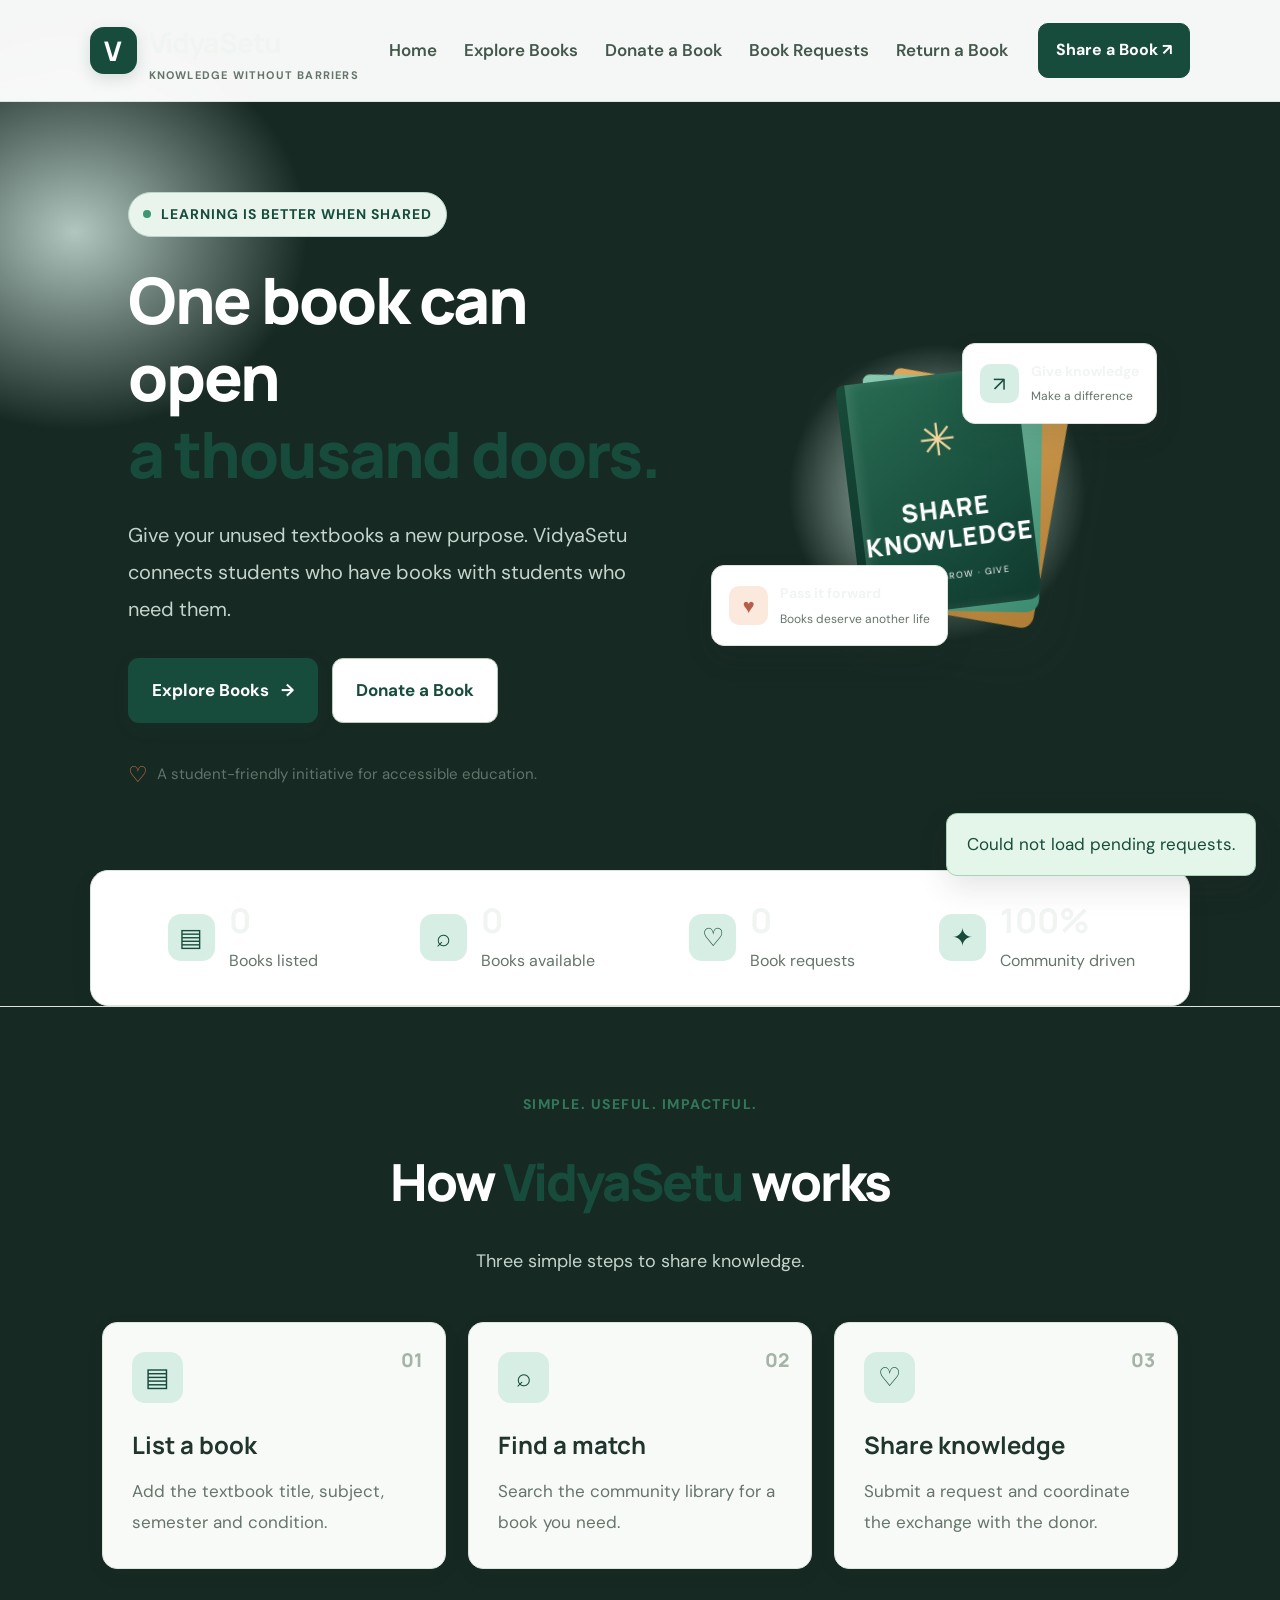
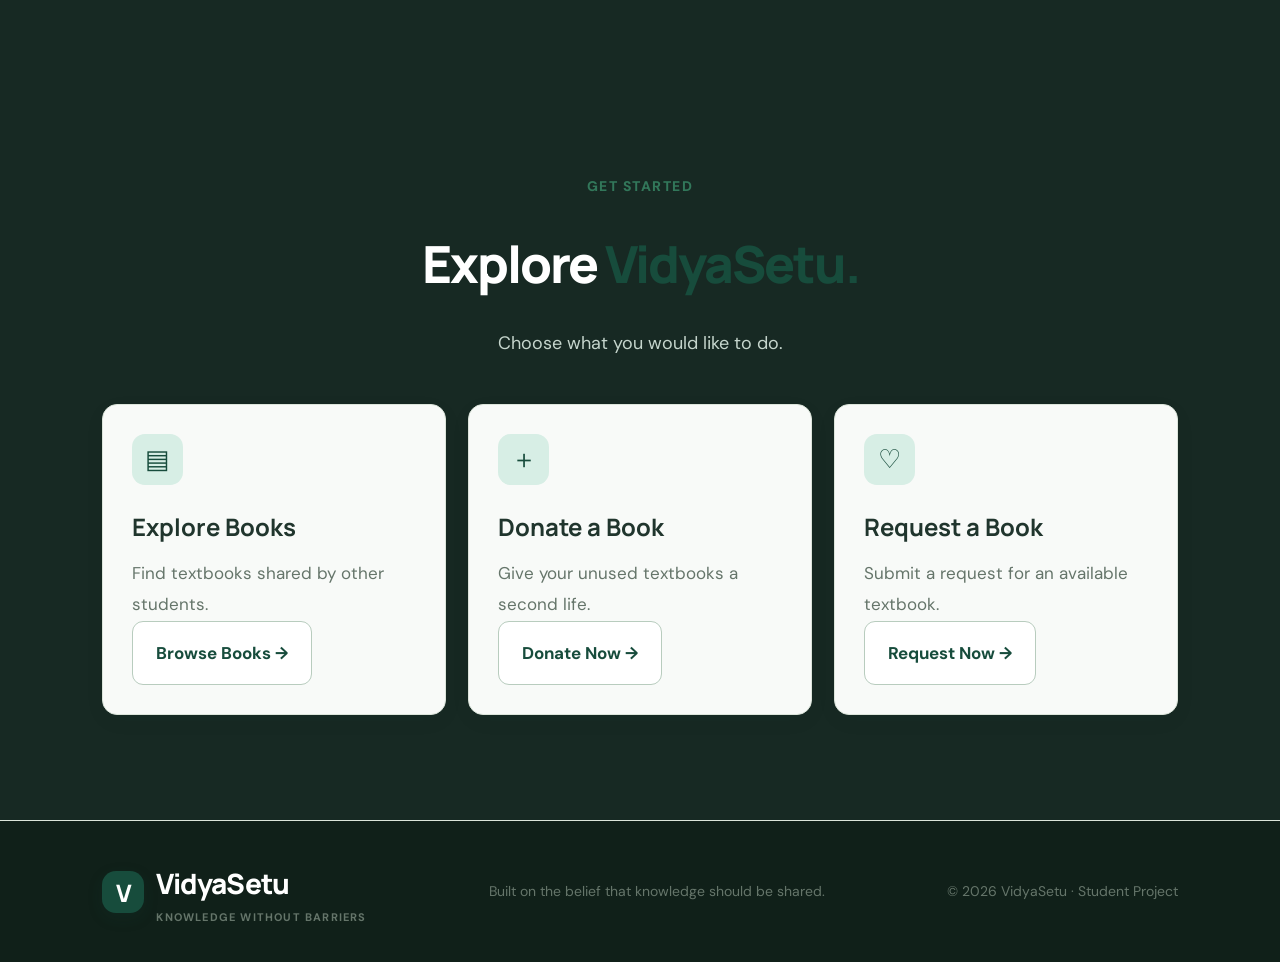
<file: index.html>
<!DOCTYPE html>
<html lang="en">
<head>
    <meta charset="UTF-8">
    <meta name="viewport" content="width=device-width, initial-scale=1.0">
    <meta name="description" content="VidyaSetu connects students through textbook donations and book requests.">
    <title>VidyaSetu | Knowledge Without Barriers</title>
    <link rel="stylesheet" href="style.css">
</head>

<body>

    <!-- Navigation -->
    <header class="navbar">
        <a href="index.html" class="brand">
            <span class="brand-icon">V</span>
            <span>VidyaSetu<small>KNOWLEDGE WITHOUT BARRIERS</small></span>
        </a>

        <nav>
            <a href="index.html" class="active">Home</a>
            <a href="explore.html">Explore Books</a>
            <a href="donate.html">Donate a Book</a>
            <a href="requests.html">Book Requests</a>
            <a href="return.html">Return a Book</a>
        </nav>

        <a href="donate.html" class="nav-button">
            Share a Book <span>↗</span>
        </a>
    </header>

    <main>

        <!-- Hero Section -->
        <section class="hero" id="home">

            <div class="hero-content">

                <div class="eyebrow">
                    <span class="status-dot"></span>
                    LEARNING IS BETTER WHEN SHARED
                </div>

                <h1>
                    One book can open<br>
                    <span>a thousand doors.</span>
                </h1>

                <p class="hero-description">
                    Give your unused textbooks a new purpose.
                    VidyaSetu connects students who have books
                    with students who need them.
                </p>

                <div class="hero-actions">
                    <a href="explore.html" class="primary-button">
                        Explore Books <span>→</span>
                    </a>

                    <a href="donate.html" class="secondary-button">
                        Donate a Book
                    </a>
                </div>

                <div class="hero-note">
                    <span class="note-icon">♡</span>
                    A student-friendly initiative for accessible education.
                </div>

            </div>

            <div class="hero-visual">

                <div class="visual-glow"></div>

                <div class="book-art">
                    <div class="book book-back"></div>
                    <div class="book book-middle"></div>

                    <div class="book book-front">
                        <span class="book-symbol">✳</span>
                        <span class="book-label">
                            SHARE<br>KNOWLEDGE
                        </span>
                        <span class="book-small">
                            LEARN · GROW · GIVE
                        </span>
                    </div>
                </div>

                <div class="floating-card floating-top">
                    <span class="floating-icon">↗</span>
                    <span>
                        <strong>Give knowledge</strong>
                        <small>Make a difference</small>
                    </span>
                </div>

                <div class="floating-card floating-bottom">
                    <span class="heart-icon">♥</span>
                    <span>
                        <strong>Pass it forward</strong>
                        <small>Books deserve another life</small>
                    </span>
                </div>

            </div>

        </section>

        <!-- Statistics -->
        <section class="stats-section">

            <div class="stat">
                <span class="stat-icon">▤</span>
                <div>
                    <strong id="totalBooks">0</strong>
                    <p>Books listed</p>
                </div>
            </div>

            <div class="stat">
                <span class="stat-icon">⌕</span>
                <div>
                    <strong id="availableBooks">0</strong>
                    <p>Books available</p>
                </div>
            </div>

            <div class="stat">
                <span class="stat-icon">♡</span>
                <div>
                    <strong id="totalRequests">0</strong>
                    <p>Book requests</p>
                </div>
            </div>

            <div class="stat">
                <span class="stat-icon">✦</span>
                <div>
                    <strong>100%</strong>
                    <p>Community driven</p>
                </div>
            </div>

        </section>

        <!-- How It Works -->
        <section class="how-section">

            <div class="section-heading centered">

                <span class="section-tag">
                    SIMPLE. USEFUL. IMPACTFUL.
                </span>

                <h2>
                    How <span>VidyaSetu</span> works
                </h2>

                <p>
                    Three simple steps to share knowledge.
                </p>

            </div>

            <div class="steps-grid">

                <article class="step-card">
                    <span class="step-number">01</span>
                    <span class="step-icon">▤</span>
                    <h3>List a book</h3>
                    <p>
                        Add the textbook title, subject,
                        semester and condition.
                    </p>
                </article>

                <article class="step-card">
                    <span class="step-number">02</span>
                    <span class="step-icon">⌕</span>
                    <h3>Find a match</h3>
                    <p>
                        Search the community library
                        for a book you need.
                    </p>
                </article>

                <article class="step-card">
                    <span class="step-number">03</span>
                    <span class="step-icon">♡</span>
                    <h3>Share knowledge</h3>
                    <p>
                        Submit a request and coordinate
                        the exchange with the donor.
                    </p>
                </article>

            </div>

        </section>

        <!-- Quick Links -->
        <section class="section">

            <div class="section-heading centered">
                <span class="section-tag">GET STARTED</span>
                <h2>Explore <span>VidyaSetu.</span></h2>
                <p>Choose what you would like to do.</p>
            </div>

            <div class="steps-grid">

                <article class="step-card">
                    <span class="step-icon">▤</span>
                    <h3>Explore Books</h3>
                    <p>Find textbooks shared by other students.</p>
                    <a href="explore.html" class="secondary-button">
                        Browse Books →
                    </a>
                </article>

                <article class="step-card">
                    <span class="step-icon">＋</span>
                    <h3>Donate a Book</h3>
                    <p>Give your unused textbooks a second life.</p>
                    <a href="donate.html" class="secondary-button">
                        Donate Now →
                    </a>
                </article>

                <article class="step-card">
                    <span class="step-icon">♡</span>
                    <h3>Request a Book</h3>
                    <p>Submit a request for an available textbook.</p>
                    <a href="requests.html" class="secondary-button">
                        Request Now →
                    </a>
                </article>

            </div>

        </section>

    </main>

    <!-- Footer -->
    <footer class="footer">

        <a href="index.html" class="brand footer-brand">
            <span class="brand-icon">V</span>
            <span>
                VidyaSetu
                <small>KNOWLEDGE WITHOUT BARRIERS</small>
            </span>
        </a>

        <p>
            Built on the belief that knowledge should be shared.
        </p>

        <span class="footer-copy">
            © 2026 VidyaSetu · Student Project
        </span>

    </footer>

    <div id="toast" class="toast" role="status" aria-live="polite"></div>

    <script src="script.js"></script>

</body>
</html>
</file>
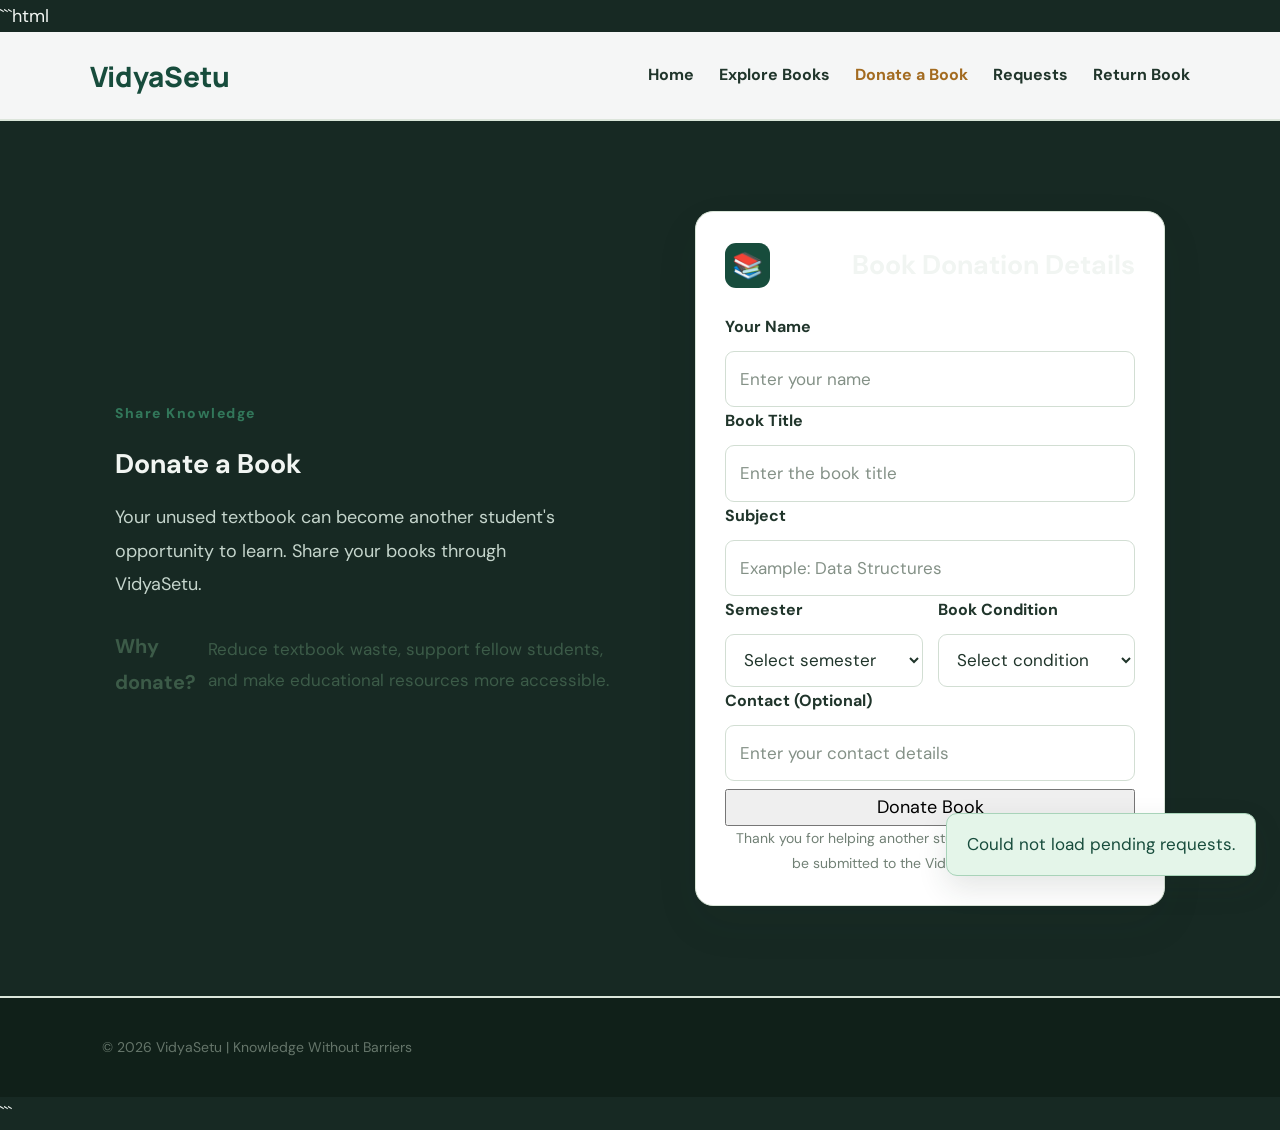
<file: donate.html>
```html
<!DOCTYPE html>
<html lang="en">
<head>
    <meta charset="UTF-8">
    <meta name="viewport" content="width=device-width, initial-scale=1.0">
    <meta name="description" content="Donate your unused textbooks and help another student learn.">
    <title>Donate a Book | VidyaSetu</title>
    <link rel="stylesheet" href="style.css">
</head>

<body>

    <header class="header">
        <nav class="navbar">
            <a href="index.html" class="logo">VidyaSetu</a>

            <div class="nav-links">
                <a href="index.html">Home</a>
                <a href="explore.html">Explore Books</a>
                <a href="donate.html" class="active">Donate a Book</a>
                <a href="requests.html">Requests</a>
                <a href="return.html">Return Book</a>
            </div>
        </nav>
    </header>

    <main>
        <section class="section donation-section">

            <div class="donation-intro">
                <span class="section-tag">Share Knowledge</span>
                <h1>Donate a Book</h1>
                <p>
                    Your unused textbook can become another student's
                    opportunity to learn. Share your books through VidyaSetu.
                </p>

                <div class="donation-benefit">
                    <h3>Why donate?</h3>
                    <p>
                        Reduce textbook waste, support fellow students,
                        and make educational resources more accessible.
                    </p>
                </div>
            </div>

            <div class="form-card">
                <h2 class="form-title">
                    <span class="form-icon">📚</span>
                    Book Donation Details
                </h2>

                <form id="donationForm">

                    <div class="form-group">
                        <label for="donorName">Your Name</label>
                        <input
                            type="text"
                            id="donorName"
                            placeholder="Enter your name"
                            required
                        >
                    </div>

                    <div class="form-group">
                        <label for="bookTitle">Book Title</label>
                        <input
                            type="text"
                            id="bookTitle"
                            placeholder="Enter the book title"
                            required
                        >
                    </div>

                    <div class="form-group">
                        <label for="bookSubject">Subject</label>
                        <input
                            type="text"
                            id="bookSubject"
                            placeholder="Example: Data Structures"
                            required
                        >
                    </div>

                    <div class="form-row">

                        <div class="form-group">
                            <label for="bookSemester">Semester</label>
                            <select id="bookSemester" required>
                                <option value="">Select semester</option>
                                <option value="1">Semester 1</option>
                                <option value="2">Semester 2</option>
                                <option value="3">Semester 3</option>
                                <option value="4">Semester 4</option>
                                <option value="5">Semester 5</option>
                                <option value="6">Semester 6</option>
                                <option value="7">Semester 7</option>
                                <option value="8">Semester 8</option>
                            </select>
                        </div>

                        <div class="form-group">
                            <label for="bookCondition">Book Condition</label>
                            <select id="bookCondition" required>
                                <option value="">Select condition</option>
                                <option value="Like New">Like New</option>
                                <option value="Good">Good</option>
                                <option value="Used">Used</option>
                            </select>
                        </div>

                    </div>

                    <div class="form-group">
                        <label for="donorContact">Contact (Optional)</label>
                        <input
                            type="text"
                            id="donorContact"
                            placeholder="Enter your contact details"
                        >
                    </div>

                    <button type="submit" class="form-submit">
                        Donate Book
                    </button>

                    <p class="form-footnote">
                        Thank you for helping another student.
                        Your book details will be submitted to the VidyaSetu
                        C backend.
                    </p>

                </form>
            </div>

        </section>
    </main>

    <footer class="footer">
        <p>© 2026 VidyaSetu | Knowledge Without Barriers</p>
    </footer>

    <div id="toast" class="toast"></div>

    <script src="script.js"></script>

</body>
</html>
```
</file>
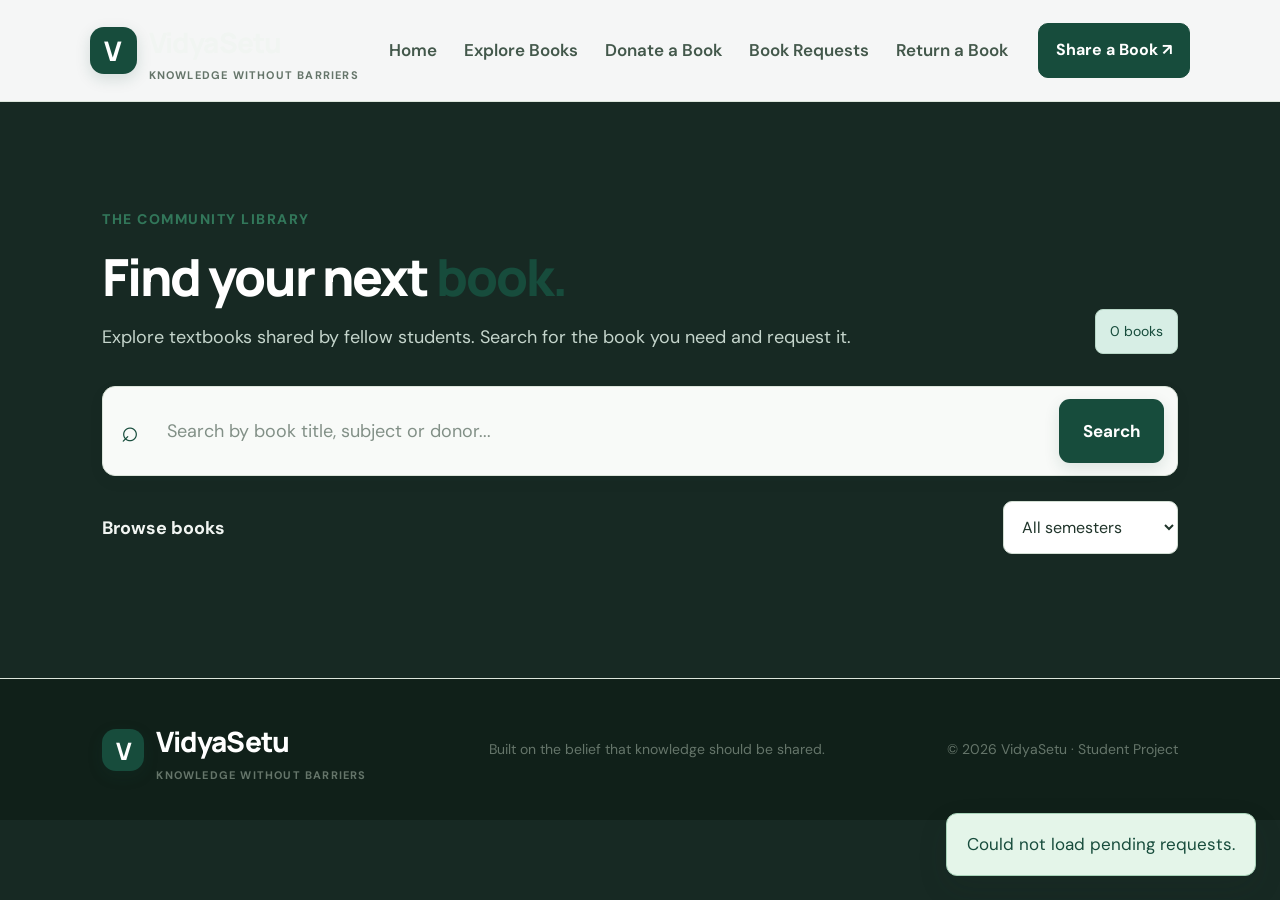
<file: explore.html>
<!DOCTYPE html>
<html lang="en">
<head>
    <meta charset="UTF-8">
    <meta name="viewport" content="width=device-width, initial-scale=1.0">
    <meta name="description" content="Explore textbooks shared by students on VidyaSetu.">
    <title>Explore Books | VidyaSetu</title>
    <link rel="stylesheet" href="style.css">
</head>

<body>

    <!-- Navigation -->
    <header class="navbar">
        <a href="index.html" class="brand">
            <span class="brand-icon">V</span>
            <span>VidyaSetu<small>KNOWLEDGE WITHOUT BARRIERS</small></span>
        </a>

        <nav>
            <a href="index.html">Home</a>
            <a href="explore.html" class="active">Explore Books</a>
            <a href="donate.html">Donate a Book</a>
            <a href="requests.html">Book Requests</a>
            <a href="return.html">Return a Book</a>
        </nav>

        <a href="donate.html" class="nav-button">
            Share a Book <span>↗</span>
        </a>
    </header>

    <main>

        <!-- Page Introduction -->
        <section class="section">

            <div class="section-heading">
                <div>
                    <span class="section-tag">THE COMMUNITY LIBRARY</span>

                    <h2>
                        Find your next <span>book.</span>
                    </h2>

                    <p>
                        Explore textbooks shared by fellow students.
                        Search for the book you need and request it.
                    </p>
                </div>

                <span class="section-count" id="bookCount">
                    0 books
                </span>
            </div>

            <!-- Search -->
            <div class="search-panel">

                <span class="search-icon">⌕</span>

                <input
                    type="search"
                    id="searchInput"
                    placeholder="Search by book title, subject or donor..."
                    aria-label="Search books"
                >

                <button
                    type="button"
                    id="searchButton"
                    class="primary-button"
                >
                    Search
                </button>

            </div>

            <!-- Semester Filter -->
            <div class="filter-row">

                <span>Browse books</span>

                <select id="semesterFilter" aria-label="Filter by semester">
                    <option value="all">All semesters</option>
                    <option value="1">Semester 1</option>
                    <option value="2">Semester 2</option>
                    <option value="3">Semester 3</option>
                    <option value="4">Semester 4</option>
                    <option value="5">Semester 5</option>
                    <option value="6">Semester 6</option>
                    <option value="7">Semester 7</option>
                    <option value="8">Semester 8</option>
                </select>

            </div>

            <!-- Books Loaded from C Backend -->
            <div id="bookGrid" class="book-grid">
                <!-- JavaScript displays books here -->
            </div>

            <!-- Empty State -->
            <div id="emptyState" class="empty-state" hidden>

                <span>▤</span>

                <h3>No books found</h3>

                <p>
                    Try another search or be the first to donate a book.
                </p>

                <a href="donate.html" class="secondary-button">
                    Donate a Book
                </a>

            </div>

        </section>

    </main>

    <!-- Footer -->
    <footer class="footer">

        <a href="index.html" class="brand footer-brand">
            <span class="brand-icon">V</span>
            <span>
                VidyaSetu
                <small>KNOWLEDGE WITHOUT BARRIERS</small>
            </span>
        </a>

        <p>
            Built on the belief that knowledge should be shared.
        </p>

        <span class="footer-copy">
            © 2026 VidyaSetu · Student Project
        </span>

    </footer>

    <div id="toast" class="toast" role="status" aria-live="polite"></div>

    <script src="script.js"></script>

</body>
</html>
</file>
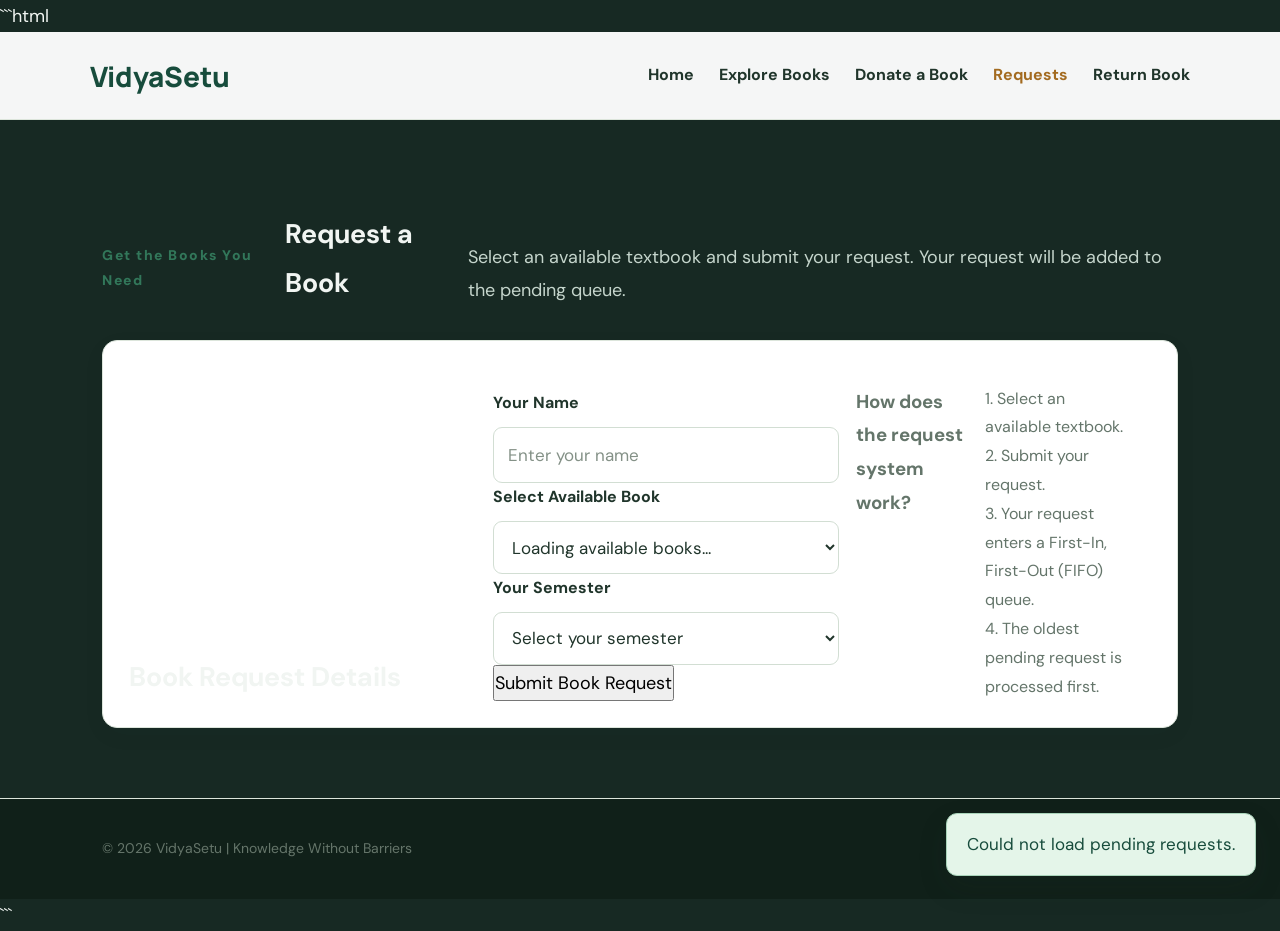
<file: requests.html>
```html
<!DOCTYPE html>
<html lang="en">
<head>
    <meta charset="UTF-8">
    <meta name="viewport" content="width=device-width, initial-scale=1.0">
    <meta name="description" content="Request textbooks from other students through VidyaSetu.">
    <title>Book Requests | VidyaSetu</title>
    <link rel="stylesheet" href="style.css">
</head>

<body>

    <header class="header">
        <nav class="navbar">
            <a href="index.html" class="logo">VidyaSetu</a>

            <div class="nav-links">
                <a href="index.html">Home</a>
                <a href="explore.html">Explore Books</a>
                <a href="donate.html">Donate a Book</a>
                <a href="requests.html" class="active">Requests</a>
                <a href="return.html">Return Book</a>
            </div>
        </nav>
    </header>

    <main>

        <section class="section request-section" id="requests">

            <div class="section-heading">
                <span class="section-tag">Get the Books You Need</span>
                <h1>Request a Book</h1>
                <p>
                    Select an available textbook and submit your request.
                    Your request will be added to the pending queue.
                </p>
            </div>

            <div class="request-card">

                <h2>Book Request Details</h2>

                <form id="requestForm">

                    <div class="form-group">
                        <label for="requestStudent">Your Name</label>
                        <input
                            type="text"
                            id="requestStudent"
                            placeholder="Enter your name"
                            required
                        >
                    </div>

                    <div class="form-group">
                        <label for="requestBook">Select Available Book</label>
                        <select id="requestBook" required>
                            <option value="">Loading available books...</option>
                        </select>
                    </div>

                    <div class="form-group">
                        <label for="requestSemester">Your Semester</label>
                        <select id="requestSemester" required>
                            <option value="">Select your semester</option>
                            <option value="1">Semester 1</option>
                            <option value="2">Semester 2</option>
                            <option value="3">Semester 3</option>
                            <option value="4">Semester 4</option>
                            <option value="5">Semester 5</option>
                            <option value="6">Semester 6</option>
                            <option value="7">Semester 7</option>
                            <option value="8">Semester 8</option>
                        </select>
                    </div>

                    <button type="submit" class="form-submit">
                        Submit Book Request
                    </button>

                </form>

                <div class="request-info">
                    <h3>How does the request system work?</h3>
                    <p>
                        1. Select an available textbook.<br>
                        2. Submit your request.<br>
                        3. Your request enters a First-In, First-Out (FIFO) queue.<br>
                        4. The oldest pending request is processed first.
                    </p>
                </div>

            </div>

        </section>

    </main>

    <footer class="footer">
        <p>© 2026 VidyaSetu | Knowledge Without Barriers</p>
    </footer>

    <div id="toast" class="toast"></div>

    <script src="script.js"></script>

</body>
</html>
```
</file>
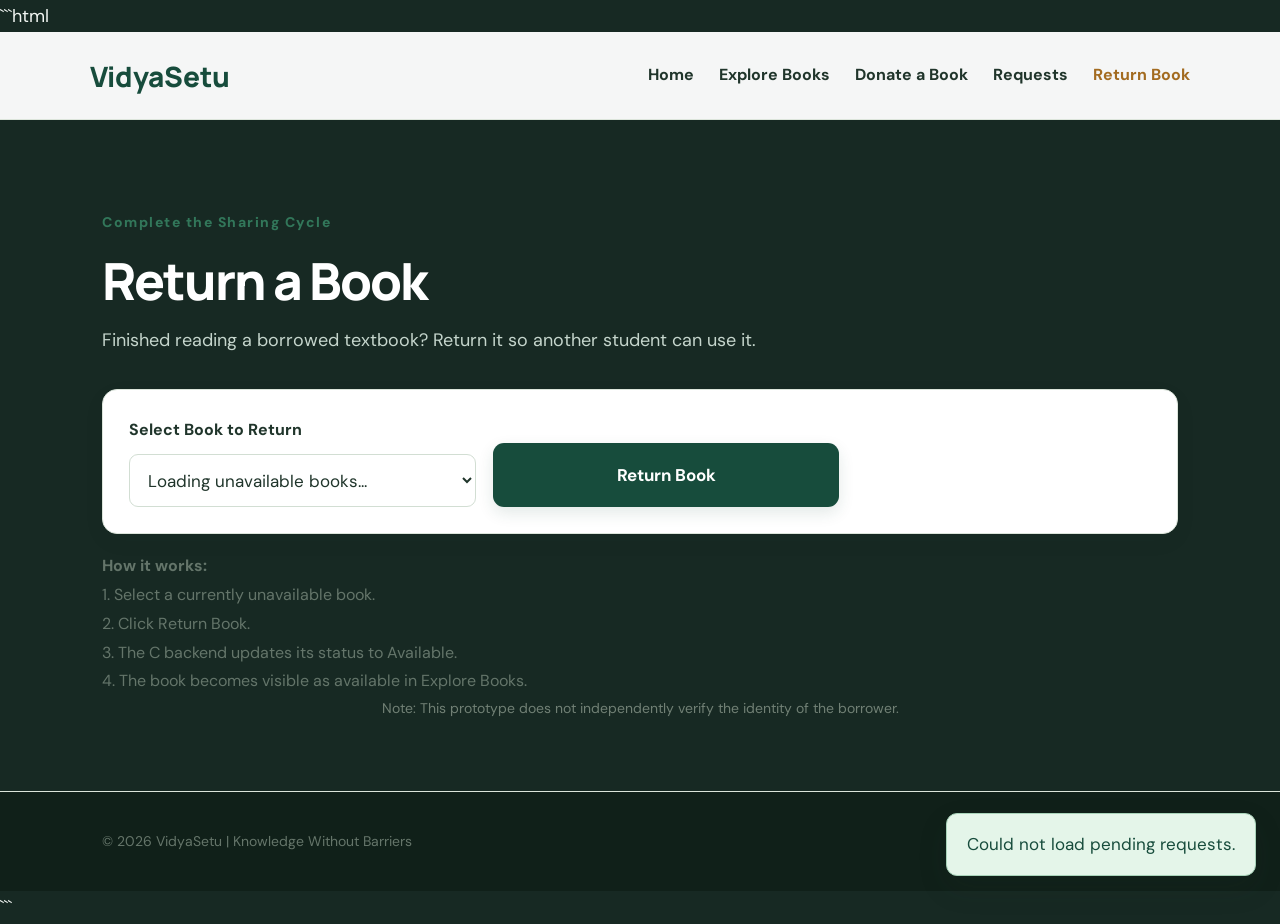
<file: return.html>
```html
<!DOCTYPE html>
<html lang="en">
<head>
    <meta charset="UTF-8">
    <meta name="viewport" content="width=device-width, initial-scale=1.0">
    <meta name="description" content="Return borrowed textbooks through VidyaSetu.">
    <title>Return a Book | VidyaSetu</title>
    <link rel="stylesheet" href="style.css">
</head>

<body>

    <header class="header">
        <nav class="navbar">
            <a href="index.html" class="logo">VidyaSetu</a>

            <div class="nav-links">
                <a href="index.html">Home</a>
                <a href="explore.html">Explore Books</a>
                <a href="donate.html">Donate a Book</a>
                <a href="requests.html">Requests</a>
                <a href="return.html" class="active">Return Book</a>
            </div>
        </nav>
    </header>

    <main>

        <section class="section request-section return-section">

            <div class="section-heading">
                <div>
                    <span class="section-tag">Complete the Sharing Cycle</span>
                    <h2>Return a Book</h2>
                    <p>
                        Finished reading a borrowed textbook?
                        Return it so another student can use it.
                    </p>
                </div>
            </div>

            <div class="request-card">

                <div class="form-group">
                    <label for="returnBook">Select Book to Return</label>

                    <select id="returnBook" required>
                        <option value="">Loading unavailable books...</option>
                    </select>
                </div>

                <button type="button" id="returnSubmitButton"
                    class="form-submit primary-button">
                    Return Book
                </button>

            </div>

            <div class="request-info">
                <p>
                    <strong>How it works:</strong><br>
                    1. Select a currently unavailable book.<br>
                    2. Click Return Book.<br>
                    3. The C backend updates its status to Available.<br>
                    4. The book becomes visible as available in Explore Books.
                </p>
            </div>

            <p class="form-footnote">
                Note: This prototype does not independently verify
                the identity of the borrower.
            </p>

        </section>

    </main>

    <footer class="footer">
        <p>© 2026 VidyaSetu | Knowledge Without Barriers</p>
    </footer>

    <div id="toast" class="toast"></div>

    <script src="script.js"></script>

</body>
</html>
```
</file>
<file: style.css>
@import url('https://fonts.googleapis.com/css2?family=DM+Sans:wght@400;500;600;700&family=Manrope:wght@400;500;600;700;800&display=swap');

:root {
    --bg: #F8F6EF;
    --panel: #FFFFFF;
    --panel-light: #EAF3EC;
    --text: #20352B;
    --muted: #65756A;
    --primary: #174C3C;
    --primary-dark: #10392D;
    --accent: #DCA85B;
    --mint: #D7EEE5;
    --border: #DCE5DB;
    --radius: 18px;
}

* {
    box-sizing: border-box;
    margin: 0;
    padding: 0;
}

html {
    scroll-behavior: smooth;
    scroll-padding-top: 110px;
}

body {
    background: var(--bg);
    color: var(--text);
    font-family: 'DM Sans', sans-serif;
    font-size: 16px;
    line-height: 1.7;
    overflow-x: hidden;
}

a {
    color: inherit;
    text-decoration: none;
}

button,
input,
select {
    font: inherit;
}

button,
a,
input,
select {
    -webkit-tap-highlight-color: transparent;
}

button {
    cursor: pointer;
}

::selection {
    background: var(--mint);
    color: var(--primary-dark);
}

/* NAVIGATION */

.navbar {
    width: 100%;
    min-height: 88px;
    padding: 17px 7%;
    display: flex;
    align-items: center;
    justify-content: space-between;
    gap: 28px;
    background: rgba(255, 255, 255, 0.96);
    border-bottom: 1px solid var(--border);
    position: sticky;
    top: 0;
    z-index: 100;
    backdrop-filter: blur(15px);
}

.brand {
    display: flex;
    align-items: center;
    gap: 12px;
    flex-shrink: 0;
    font-family: 'Manrope', sans-serif;
    font-size: 25px;
    font-weight: 800;
    letter-spacing: -0.8px;
}

.brand-icon {
    width: 47px;
    height: 47px;
    display: grid;
    place-items: center;
    border-radius: 14px;
    background: var(--primary);
    color: white;
    font-size: 27px;
    box-shadow: 0 5px 15px rgba(23, 76, 60, 0.15);
}

.brand small {
    display: block;
    color: var(--muted);
    font-family: 'DM Sans', sans-serif;
    font-size: 10px;
    letter-spacing: 1.2px;
    font-weight: 700;
    line-height: 1.5;
}

.navbar nav {
    display: flex;
    align-items: center;
    gap: 27px;
}

.navbar nav a {
    color: #43584B;
    font-size: 15px;
    font-weight: 600;
    transition: color 0.2s;
}

.navbar nav a:hover {
    color: #A36B20;
}

.nav-button {
    padding: 12px 17px;
    background: var(--primary);
    border: 1px solid var(--primary);
    border-radius: 10px;
    color: white;
    font-size: 14px;
    font-weight: 700;
    white-space: nowrap;
}

.nav-button:hover {
    background: var(--primary-dark);
}

/* BUTTONS */

.primary-button,
.secondary-button {
    display: inline-flex;
    align-items: center;
    justify-content: center;
    gap: 12px;
    border-radius: 11px;
    padding: 14px 21px;
    font-size: 15px;
    font-weight: 700;
    border: 1px solid transparent;
    cursor: pointer;
    transition: 0.25s ease;
}

.primary-button {
    background: var(--primary);
    color: white;
    box-shadow: 0 6px 16px rgba(23, 76, 60, 0.12);
}

.primary-button:hover {
    background: var(--primary-dark);
    transform: translateY(-2px);
    box-shadow: 0 10px 22px rgba(23, 76, 60, 0.18);
}

.secondary-button {
    border-color: #B8CCBE;
    color: var(--primary);
    background: white;
}

.secondary-button:hover {
    border-color: var(--primary);
    background: var(--mint);
}

/* HERO */

.hero {
    min-height: 560px;
    padding: 90px 10% 75px;
    display: grid;
    grid-template-columns: 1.12fr 0.88fr;
    align-items: center;
    gap: 45px;
    position: relative;
    isolation: isolate;
}

.hero::before {
    content: "";
    position: absolute;
    width: 470px;
    height: 400px;
    top: -70px;
    left: -160px;
    background: radial-gradient(ellipse, rgba(215, 238, 229, 0.8), transparent 70%);
    z-index: -1;
}

.eyebrow {
    display: inline-flex;
    align-items: center;
    gap: 10px;
    padding: 9px 14px;
    border: 1px solid #B9D8C9;
    background: #E8F4EC;
    border-radius: 100px;
    color: var(--primary);
    font-size: 12px;
    font-weight: 700;
    letter-spacing: 1px;
}

.status-dot {
    width: 8px;
    height: 8px;
    border-radius: 50%;
    background: #3C9870;
}

.hero h1,
.section-heading h2,
.donation-intro h2 {
    font-family: 'Manrope', sans-serif;
    letter-spacing: -2px;
    line-height: 1.2;
    font-weight: 800;
}

.hero h1 {
    font-size: clamp(44px, 4.5vw, 64px);
    margin: 25px 0;
}

.hero h1 span,
.section-heading h2 span,
.donation-intro h2 span {
    color: var(--primary);
    text-decoration-color: var(--accent);
}

.hero-description {
    max-width: 510px;
    color: var(--muted);
    font-size: 18px;
    line-height: 1.85;
}

.hero-actions {
    display: flex;
    gap: 14px;
    flex-wrap: wrap;
    margin-top: 30px;
}

.hero-note {
    display: flex;
    align-items: center;
    gap: 9px;
    margin-top: 32px;
    color: #627469;
    font-size: 14px;
}

.note-icon {
    color: #C27A45;
    font-size: 22px;
}

.hero-visual {
    min-height: 370px;
    position: relative;
    display: grid;
    place-items: center;
}

.visual-glow {
    position: absolute;
    width: 300px;
    height: 300px;
    border-radius: 50%;
    background: radial-gradient(circle, #D7EEE5, transparent 70%);
}

.book-art {
    width: 245px;
    height: 270px;
    position: relative;
    transform: rotate(-7deg);
    filter: drop-shadow(0 22px 25px rgba(30, 65, 45, 0.15));
}

.book {
    position: absolute;
    width: 180px;
    height: 235px;
    left: 35px;
    top: 17px;
    border-radius: 7px 13px 13px 7px;
}

.book-back {
    background: linear-gradient(135deg, #DCA85B, #AF7D35);
    transform: rotate(17deg) translate(25px, 2px);
}

.book-middle {
    background: linear-gradient(135deg, #8BCBB1, #3B8B70);
    transform: rotate(8deg) translate(12px, 1px);
}

.book-front {
    background: linear-gradient(145deg, #286B52, #174C3C 65%, #10392D);
    border-left: 9px solid rgba(10, 45, 32, 0.35);
    display: flex;
    flex-direction: column;
    align-items: center;
    justify-content: center;
    color: white;
    gap: 14px;
    box-shadow: inset 5px 0 12px rgba(255, 255, 255, 0.1);
}

.book-symbol {
    font-size: 45px;
    color: #F3D49C;
}

.book-label {
    text-align: center;
    font-family: 'Manrope', sans-serif;
    font-size: 25px;
    font-weight: 800;
    letter-spacing: 1px;
    line-height: 1.2;
}

.book-small {
    font-size: 9px;
    letter-spacing: 1.4px;
}

.floating-card {
    position: absolute;
    z-index: 3;
    display: flex;
    align-items: center;
    gap: 12px;
    padding: 15px 17px;
    border-radius: 13px;
    background: white;
    border: 1px solid var(--border);
    box-shadow: 0 12px 28px rgba(32, 53, 43, 0.1);
}

.floating-top {
    top: 35px;
    right: -5px;
}

.floating-bottom {
    bottom: 32px;
    left: -10px;
}

.floating-card strong,
.floating-card small {
    display: block;
}

.floating-card strong {
    font-size: 14px;
}

.floating-card small {
    color: var(--muted);
    font-size: 12px;
    margin-top: 2px;
}

.floating-icon,
.heart-icon {
    width: 39px;
    height: 39px;
    border-radius: 10px;
    display: grid;
    place-items: center;
    font-size: 20px;
}

.floating-icon {
    color: var(--primary);
    background: var(--mint);
}

.heart-icon {
    color: #B75E49;
    background: #FBE9DE;
}

/* STATISTICS */

.stats-section {
    margin: 0 7%;
    padding: 29px 30px;
    display: grid;
    grid-template-columns: repeat(4, 1fr);
    gap: 20px;
    background: white;
    border: 1px solid var(--border);
    border-radius: var(--radius);
    box-shadow: 0 8px 30px rgba(32, 53, 43, 0.035);
}

.stat {
    display: flex;
    align-items: center;
    justify-content: center;
    gap: 14px;
}

.stat-icon {
    width: 47px;
    height: 47px;
    display: grid;
    place-items: center;
    border-radius: 13px;
    color: var(--primary);
    background: var(--mint);
    font-size: 25px;
}

.stat strong {
    font-family: 'Manrope', sans-serif;
    font-size: 29px;
    line-height: 1.2;
}

.stat p {
    color: var(--muted);
    font-size: 14px;
    margin-top: 4px;
}

/* GENERAL SECTIONS */

.section {
    padding: 105px 8%;
}

.section-heading {
    display: flex;
    align-items: flex-end;
    justify-content: space-between;
    gap: 20px;
    margin-bottom: 32px;
}

.section-tag {
    display: block;
    color: #32775A;
    font-size: 12px;
    font-weight: 800;
    letter-spacing: 1.5px;
    margin-bottom: 14px;
}

.section-heading h2,
.donation-intro h2 {
    font-size: clamp(35px, 3.4vw, 46px);
}

.section-heading p,
.donation-intro > p {
    color: var(--muted);
    font-size: 16px;
    margin-top: 13px;
    line-height: 1.85;
}

.section-count {
    padding: 9px 14px;
    border-radius: 8px;
    color: var(--primary);
    background: var(--mint);
    border: 1px solid #B8D7C7;
    font-size: 14px;
    white-space: nowrap;
}

/* SEARCH */

.search-panel {
    display: flex;
    align-items: center;
    gap: 14px;
    padding: 12px 13px 12px 18px;
    background: white;
    border: 1px solid var(--border);
    border-radius: 13px;
    box-shadow: 0 5px 18px rgba(32, 53, 43, 0.04);
}

.search-icon {
    color: var(--primary);
    font-size: 30px;
}

.search-panel input {
    min-width: 0;
    flex: 1;
    border: none;
    outline: none;
    color: var(--text);
    background: transparent;
    font-size: 16px;
    box-shadow: none;
}

.search-panel input:focus {
    box-shadow: none;
}

.search-panel input::placeholder {
    color: #829087;
}

.filter-row {
    display: flex;
    align-items: center;
    justify-content: space-between;
    margin: 25px 0 19px;
}

.filter-row > span {
    font-size: 16px;
    font-weight: 700;
}

.filter-row select {
    width: auto;
    min-width: 175px;
}

/* FORM ELEMENTS */

input,
select {
    width: 100%;
    min-height: 49px;
    padding: 12px 14px;
    border: 1px solid #D2DED3;
    border-radius: 9px;
    outline: none;
    background: white;
    color: var(--text);
    font-size: 15px;
    transition: border-color 0.2s, box-shadow 0.2s;
}

input::placeholder {
    color: #849187;
}

input:focus,
select:focus {
    border-color: #43866A;
    box-shadow: 0 0 0 3px rgba(60, 130, 94, 0.12);
}

select option {
    background: white;
    color: var(--text);
}

.form-group {
    display: flex;
    flex-direction: column;
    gap: 9px;
    min-width: 0;
}

.form-group label {
    font-size: 14px;
    font-weight: 700;
    color: var(--text);
}

.form-row {
    display: grid;
    grid-template-columns: 1fr 1fr;
    gap: 15px;
}

.form-submit {
    width: 100%;
    margin-top: 8px;
}

/* BOOK CARDS */

.book-grid {
    display: grid;
    grid-template-columns: repeat(3, minmax(0, 1fr));
    gap: 22px;
}

.book-card {
    padding: 25px;
    background: white;
    border: 1px solid var(--border);
    border-radius: 15px;
    box-shadow: 0 6px 24px rgba(32, 53, 43, 0.035);
    transition: transform 0.25s, border-color 0.25s, box-shadow 0.25s;
    min-width: 0;
}

.book-card:hover {
    transform: translateY(-4px);
    border-color: #8DB8A0;
    box-shadow: 0 12px 28px rgba(32, 53, 43, 0.08);
}

.book-card-top {
    display: flex;
    align-items: flex-start;
    justify-content: space-between;
    gap: 10px;
}

.book-card-icon {
    width: 51px;
    height: 57px;
    display: grid;
    place-items: center;
    border-radius: 8px 11px 11px 8px;
    border-left: 4px solid #B58A43;
    background: linear-gradient(145deg, #F0D7A7, #DCA85B);
    color: #493719;
    font-size: 26px;
}

.book-status {
    padding: 6px 10px;
    color: #216747;
    background: #E1F4E8;
    border: 1px solid #C5E6D0;
    border-radius: 6px;
    font-size: 12px;
    font-weight: 700;
}

.book-status.unavailable {
    color: #98513C;
    background: #FBE8DF;
    border-color: #F0D1C2;
}

.book-card h3 {
    font-family: 'Manrope', sans-serif;
    font-size: 20px;
    line-height: 1.5;
    margin: 19px 0 7px;
    overflow-wrap: anywhere;
}

.book-subject {
    color: var(--muted);
    font-size: 15px;
}

.book-meta {
    display: flex;
    justify-content: space-between;
    gap: 8px;
    padding: 14px 0;
    margin-top: 16px;
    border-top: 1px solid #E7ECE5;
    color: #53695B;
    font-size: 13px;
}

.book-donor {
    color: #6B7A6F;
    font-size: 13px;
    margin-bottom: 16px;
    overflow-wrap: anywhere;
}

.book-card .primary-button {
    width: 100%;
    padding: 13px;
    font-size: 14px;
}

.book-card .primary-button:disabled {
    cursor: not-allowed;
    opacity: 0.55;
    transform: none;
    box-shadow: none;
}

.empty-state {
    padding: 55px 20px;
    text-align: center;
    background: white;
    border: 1px dashed #BCCEBF;
    border-radius: 15px;
}

.empty-state > span {
    font-size: 40px;
    color: var(--primary);
}

.empty-state h3 {
    margin: 12px 0;
    font-size: 23px;
}

.empty-state p {
    margin-bottom: 20px;
    color: var(--muted);
    font-size: 15px;
}

/* DONATION SECTION */

.donation-section {
    padding: 90px 9%;
    display: grid;
    grid-template-columns: 1fr 0.92fr;
    align-items: center;
    gap: 70px;
    background: #EAF3EC;
    border-top: 1px solid #D9E6D9;
    border-bottom: 1px solid #D9E6D9;
}

.donation-intro h2 {
    max-width: 520px;
}

.donation-intro > p {
    max-width: 460px;
    margin-bottom: 28px;
}

.donation-benefit {
    display: flex;
    align-items: center;
    gap: 12px;
    margin: 16px 0;
    color: #3C5B48;
    font-size: 15px;
}

.donation-benefit span {
    width: 27px;
    height: 27px;
    display: grid;
    place-items: center;
    flex-shrink: 0;
    border-radius: 50%;
    color: white;
    background: var(--primary);
    font-weight: 700;
}

.form-card {
    padding: 29px;
    display: flex;
    flex-direction: column;
    gap: 18px;
    background: white;
    border: 1px solid #D9E5D8;
    border-radius: 18px;
    box-shadow: 0 18px 45px rgba(32, 53, 43, 0.07);
}

.form-title {
    display: flex;
    align-items: center;
    justify-content: space-between;
    gap: 12px;
    margin-bottom: 5px;
}

.form-title h3 {
    font-family: 'Manrope', sans-serif;
    font-size: 24px;
}

.form-title p {
    color: var(--muted);
    font-size: 14px;
    margin-top: 4px;
}

.form-icon {
    width: 45px;
    height: 45px;
    display: grid;
    place-items: center;
    border-radius: 11px;
    color: white;
    background: var(--primary);
    font-size: 25px;
}

.form-footnote {
    color: #718075;
    font-size: 12px;
    text-align: center;
}

/* REQUESTS */

.request-section {
    padding-top: 90px;
    padding-bottom: 70px;
}

.request-card {
    display: grid;
    grid-template-columns: 1fr 1fr 0.8fr auto;
    align-items: end;
    gap: 17px;
    padding: 26px;
    background: white;
    border: 1px solid var(--border);
    border-radius: 15px;
    box-shadow: 0 7px 25px rgba(32, 53, 43, 0.04);
}

.request-card .form-submit {
    width: auto;
    margin: 0;
    white-space: nowrap;
}

.request-info {
    display: flex;
    gap: 10px;
    align-items: flex-start;
    margin-top: 18px;
    color: #64756A;
    font-size: 14px;
}

.request-info > span {
    color: var(--primary);
}

/* HOW IT WORKS */

.how-section {
    padding: 85px 8% 100px;
    background: #F0F2E8;
    border-top: 1px solid var(--border);
}

.centered {
    flex-direction: column;
    align-items: center;
    text-align: center;
    margin-bottom: 43px;
}

.steps-grid {
    display: grid;
    grid-template-columns: repeat(3, 1fr);
    gap: 22px;
}

.step-card {
    padding: 29px;
    position: relative;
    background: white;
    border: 1px solid var(--border);
    border-radius: 15px;
    box-shadow: 0 6px 22px rgba(32, 53, 43, 0.04);
}

.step-number {
    position: absolute;
    top: 20px;
    right: 22px;
    color: #A6B4A7;
    font-family: 'Manrope', sans-serif;
    font-size: 17px;
    font-weight: 800;
}

.step-icon {
    width: 51px;
    height: 51px;
    display: grid;
    place-items: center;
    margin-bottom: 20px;
    border-radius: 13px;
    background: var(--mint);
    color: var(--primary);
    font-size: 26px;
}

.step-card h3 {
    font-family: 'Manrope', sans-serif;
    font-size: 21px;
    margin-bottom: 10px;
}

.step-card p {
    color: var(--muted);
    font-size: 15px;
    line-height: 1.85;
}

/* FOOTER */

.footer {
    padding: 37px 8%;
    display: flex;
    align-items: center;
    justify-content: space-between;
    flex-wrap: wrap;
    gap: 22px;
    background: white;
    border-top: 1px solid var(--border);
}

.footer-brand {
    font-size: 21px;
}

.footer-brand .brand-icon {
    width: 42px;
    height: 42px;
    font-size: 24px;
}

.footer-brand small {
    font-size: 8px;
}

.footer > p,
.footer-copy {
    color: var(--muted);
    font-size: 13px;
}

/* TOAST MESSAGE */

.toast {
    position: fixed;
    z-index: 200;
    right: 24px;
    bottom: 24px;
    max-width: calc(100% - 48px);
    padding: 15px 20px;
    border: 1px solid #A8D3B9;
    border-radius: 11px;
    background: #E4F5E9;
    color: #174C3C;
    font-size: 15px;
    box-shadow: 0 12px 30px rgba(32, 53, 43, 0.12);
    opacity: 0;
    transform: translateY(12px);
    pointer-events: none;
    transition: 0.25s ease;
}

.toast.show {
    opacity: 1;
    transform: translateY(0);
}

/* RESPONSIVE DESIGN */

@media (max-width: 1100px) {
    .navbar {
        padding-left: 4%;
        padding-right: 4%;
        gap: 16px;
    }

    .navbar nav {
        gap: 16px;
    }

    .hero {
        padding-left: 7%;
        padding-right: 7%;
    }

    .donation-section {
        gap: 35px;
    }

    .request-card {
        grid-template-columns: 1fr 1fr;
    }

    .request-card .form-submit {
        width: 100%;
    }
}

@media (max-width: 800px) {
    .navbar {
        flex-wrap: wrap;
        justify-content: space-between;
        padding: 14px 5%;
    }

    .navbar nav {
        order: 3;
        width: 100%;
        justify-content: center;
        gap: 20px;
        overflow-x: auto;
        padding: 8px 0 2px;
    }

    .hero {
        grid-template-columns: 1fr;
        padding: 65px 7% 45px;
        gap: 10px;
    }

    .hero-content {
        text-align: center;
    }

    .hero-description {
        margin: 0 auto;
    }

    .hero-actions,
    .hero-note {
        justify-content: center;
    }

    .hero-visual {
        min-height: 330px;
    }

    .stats-section {
        grid-template-columns: repeat(2, 1fr);
        margin: 0 5%;
        gap: 25px 12px;
        padding: 25px 10px;
    }

    .stat {
        justify-content: flex-start;
        padding-left: 7%;
    }

    .section {
        padding: 70px 6%;
    }

    .book-grid {
        grid-template-columns: repeat(2, minmax(0, 1fr));
    }

    .donation-section {
        grid-template-columns: 1fr;
        padding: 70px 7%;
    }

    .donation-intro {
        text-align: center;
    }

    .donation-intro h2,
    .donation-intro > p {
        margin-left: auto;
        margin-right: auto;
    }

    .donation-benefit {
        justify-content: center;
    }

    .steps-grid {
        grid-template-columns: 1fr;
    }

    .footer {
        justify-content: center;
        text-align: center;
    }
}

@media (max-width: 480px) {
    .navbar {
        gap: 10px;
    }

    .brand {
        font-size: 19px;
    }

    .brand-icon {
        width: 39px;
        height: 39px;
    }

    .brand small {
        font-size: 7px;
    }

    .nav-button {
        padding: 10px;
        font-size: 12px;
    }

    .navbar nav {
        justify-content: flex-start;
        gap: 18px;
    }

    .navbar nav a {
        font-size: 13px;
        white-space: nowrap;
    }

    .hero h1 {
        font-size: 42px;
        letter-spacing: -1.5px;
    }

    .hero-description {
        font-size: 16px;
    }

    .hero-actions {
        flex-direction: column;
    }

    .hero-actions a {
        width: 100%;
    }

    .hero-note {
        font-size: 12px;
    }

    .hero-visual {
        transform: scale(0.88);
        margin: -10px 0;
    }

    .floating-top {
        right: -4px;
    }

    .floating-bottom {
        left: -4px;
    }

    .stat {
        gap: 8px;
        padding-left: 2%;
    }

    .stat-icon {
        width: 37px;
        height: 37px;
        font-size: 20px;
    }

    .stat strong {
        font-size: 23px;
    }

    .stat p {
        font-size: 12px;
    }

    .section-heading {
        align-items: flex-start;
        flex-direction: column;
    }

    .section-heading h2,
    .donation-intro h2 {
        font-size: 34px;
        letter-spacing: -1.3px;
    }

    .section-heading p,
    .donation-intro > p {
        font-size: 15px;
    }

    .search-panel {
        gap: 8px;
        padding: 9px;
    }

    .search-panel input {
        font-size: 13px;
    }

    .search-panel .primary-button {
        padding: 11px;
        font-size: 12px;
    }

    .filter-row {
        align-items: flex-start;
        gap: 12px;
    }

    .filter-row select {
        min-width: 0;
        max-width: 170px;
        font-size: 12px;
    }

    .book-grid {
        grid-template-columns: 1fr;
    }

    .book-card h3 {
        font-size: 21px;
    }

    .form-card {
        padding: 20px;
    }

    .form-row {
        grid-template-columns: 1fr;
    }

    .request-card {
        grid-template-columns: 1fr;
        padding: 19px;
    }

    .request-card .form-submit {
        width: 100%;
    }

    .footer {
        padding: 30px 5%;
    }
}

@media (prefers-reduced-motion: reduce) {
    *,
    *::before,
    *::after {
        scroll-behavior: auto !important;
        transition-duration: 0.01ms !important;
        animation-duration: 0.01ms !important;
    }
}

/* ========================================
   LARGER, EASIER-TO-READ TEXT
   ======================================== */

body {
    font-size: 18px;
    line-height: 1.8;
}

/* Navigation and branding */
.brand {
    font-size: 28px;
}

.brand small {
    font-size: 11px;
}

.navbar nav a {
    font-size: 17px;
}

.nav-button {
    font-size: 16px;
}

/* Main hero heading */
.hero h1 {
    font-size: clamp(48px, 5vw, 72px);
}

.hero-description {
    font-size: 20px;
}

.eyebrow {
    font-size: 14px;
}

.hero-note {
    font-size: 15px;
}

/* Section headings and descriptions */
.section-heading h2,
.donation-intro h2 {
    font-size: clamp(38px, 4vw, 52px);
}

.section-heading p,
.donation-intro > p {
    font-size: 18px;
}

.section-tag {
    font-size: 14px;
}

/* Statistics */
.stat strong {
    font-size: 34px;
}

.stat p {
    font-size: 16px;
}

/* Search and filters */
.search-panel input {
    font-size: 18px;
}

.filter-row > span {
    font-size: 18px;
}

.filter-row select {
    font-size: 16px;
}

/* Buttons */
.primary-button,
.secondary-button {
    font-size: 17px;
    padding: 16px 23px;
}

/* Book cards */
.book-card h3 {
    font-size: 23px;
}

.book-subject {
    font-size: 17px;
}

.book-meta {
    font-size: 15px;
}

.book-donor {
    font-size: 15px;
}

.book-status {
    font-size: 13px;
}

.book-card .primary-button {
    font-size: 16px;
}

/* Donation and request forms */
.form-title h3 {
    font-size: 27px;
}

.form-title p {
    font-size: 16px;
}

.form-group label {
    font-size: 16px;
}

input,
select {
    font-size: 17px;
    min-height: 53px;
}

.form-footnote {
    font-size: 14px;
}

.donation-benefit {
    font-size: 17px;
}

.request-info {
    font-size: 16px;
}

/* How it works */
.step-card h3 {
    font-size: 24px;
}

.step-card p {
    font-size: 17px;
}

.step-number {
    font-size: 19px;
}

/* Footer and notifications */
.footer > p,
.footer-copy {
    font-size: 14px;
}

.toast {
    font-size: 17px;
}

/* Keep text readable on small screens */
@media (max-width: 480px) {
    .hero h1 {
        font-size: 43px;
    }

    .hero-description {
        font-size: 17px;
    }

    .section-heading h2,
    .donation-intro h2 {
        font-size: 36px;
    }

    .section-heading p,
    .donation-intro > p {
        font-size: 16px;
    }

    .navbar nav a {
        font-size: 14px;
    }

    .book-card h3 {
        font-size: 23px;
    }

    .book-subject,
    .book-meta,
    .book-donor {
        font-size: 16px;
    }

    .form-group label {
        font-size: 16px;
    }

    input,
    select {
        font-size: 16px;
    }

    .step-card h3 {
        font-size: 23px;
    }

    .step-card p {
        font-size: 16px;
    }
}
/* ========================================
   DARK CHARCOAL-GREEN THEME
   ======================================== */

body {
    background-color: #172923;
    color: #F1F5F2;
}

/* Main page sections */
.hero,
.library-section,
.donation-section,
.how-section {
    background-color: #172923;
    color: #F1F5F2;
}

/* Headings and descriptions */
.hero h1,
.section-heading h2,
.donation-intro h2 {
    color: #FFFFFF;
}

.hero-description,
.section-heading p,
.donation-intro > p {
    color: #C5D5CC;
}

/* Keep cards and forms light */
.book-card,
.step-card,
.search-panel,
.donation-form,
.request-form {
    background-color: #F8FAF8;
    color: #20352D;
}

/* Footer */
.footer {
    background-color: #102019;
    color: #FFFFFF;
}
/* ========================================
   VIDYASETU NAVIGATION FIX
   ======================================== */

.navbar {
    display: flex;
    align-items: center;
    justify-content: space-between;
    flex-wrap: wrap;
    gap: 20px;
    width: 100%;
    min-height: 88px;
}

.navbar .logo {
    color: #174C3C;
    font-family: 'Manrope', sans-serif;
    font-size: 28px;
    font-weight: 800;
    white-space: nowrap;
}

.nav-links {
    display: flex;
    align-items: center;
    justify-content: flex-end;
    flex-wrap: wrap;
    gap: 25px;
}

.nav-links a {
    display: inline-block;
    color: #20352B;
    font-size: 16px;
    font-weight: 700;
    white-space: nowrap;
    transition: color 0.2s ease;
}

.nav-links a:hover,
.nav-links a.active {
    color: #A36B20;
}

@media (max-width: 800px) {
    .navbar {
        justify-content: center;
    }

    .nav-links {
        width: 100%;
        justify-content: center;
        gap: 18px;
    }
}

@media (max-width: 480px) {
    .nav-links {
        justify-content: flex-start;
        overflow-x: auto;
        flex-wrap: nowrap;
        padding: 8px 0;
    }

    .nav-links a {
        font-size: 14px;
    }
}
</file>
